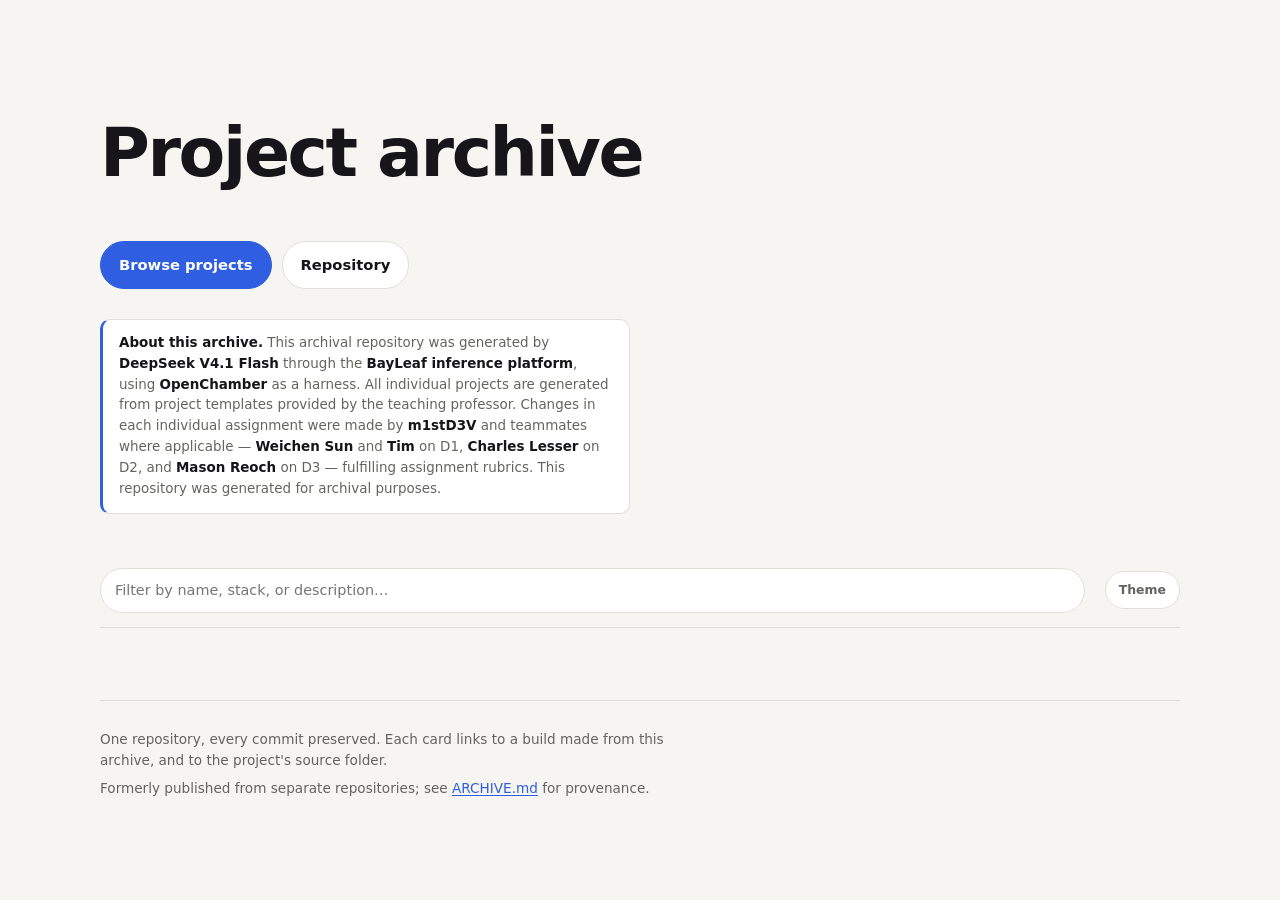
<file: site/index.html>
<!doctype html>
<html lang="en">
  <head>
    <meta charset="utf-8">
    <meta name="viewport" content="width=device-width, initial-scale=1">
    <title><!--TITLE--></title>
    <meta name="description" content="<!--DESCRIPTION-->">
    <link rel="stylesheet" href="styles.css">
    <link rel="icon" href="favicon.svg" type="image/svg+xml">
  </head>
  <body>
    <a class="skip" href="#projects">Skip to projects</a>

    <header class="hero">
      <p class="kicker"><!--COURSE--></p>
      <h1>Project archive</h1>
      <p class="lede"><!--LEDE--></p>
      <div class="hero-meta"><!--META--></div>
      <div class="hero-actions">
        <a class="btn primary" href="#projects">Browse projects</a>
        <a class="btn" href="<!--REPO-->">Repository</a>
      </div>

      <p class="notice">
        <strong>About this archive.</strong> This archival repository was generated by
        <strong>DeepSeek V4.1 Flash</strong> through the <strong>BayLeaf inference platform</strong>,
        using <strong>OpenChamber</strong> as a harness. All individual projects are generated from
        project templates provided by the teaching professor. Changes in each individual assignment
        were made by <strong>m1stD3V</strong> and teammates where applicable — <strong>Weichen Sun</strong>
        and <strong>Tim</strong> on D1, <strong>Charles Lesser</strong> on D2, and <strong>Mason Reoch</strong>
        on D3 — fulfilling assignment rubrics. This repository was generated for archival purposes.
      </p>
    </header>

    <main id="projects">
      <div class="toolbar">
        <label class="search">
          <span class="sr-only">Filter projects</span>
          <input id="q" type="search" aria-label="Filter projects" placeholder="Filter by name, stack, or description…" autocomplete="off">
        </label>
        <div class="chips" id="chips" role="group" aria-label="Filter by stack"></div>
        <button id="theme" class="theme" type="button" aria-label="Toggle colour theme">Theme</button>
      </div>

      <!--SECTIONS-->

      <p id="empty" class="empty" hidden>No projects match that filter.</p>
    </main>

    <footer class="foot">
      <p>
        One repository, every commit preserved. Each card links to a build made from this
        archive, and to the project's source folder.
      </p>
      <p class="muted">Formerly published from separate repositories; see <a href="<!--REPO-->/blob/main/ARCHIVE.md">ARCHIVE.md</a> for provenance.</p>
    </footer>

    <script src="main.js"></script>
  </body>
</html>
</file>
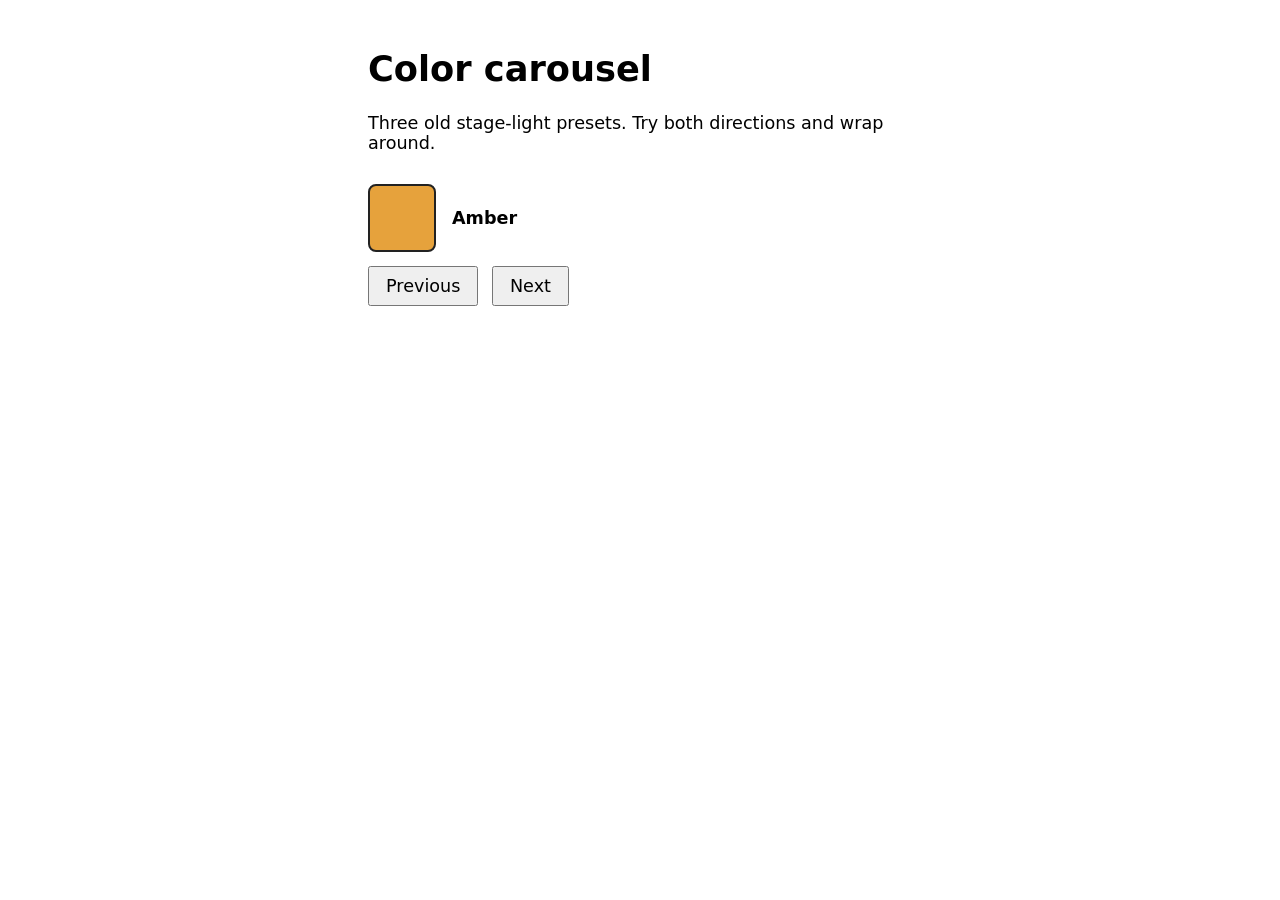
<file: Exercises/E1/a-lighting-controls.html>
<!doctype html>
<html lang="en">
<head>
  <meta charset="utf-8">
  <meta name="viewport" content="width=device-width, initial-scale=1">
  <title>A: Lighting controls</title>
  <style>
    body { font: 1.1rem system-ui, sans-serif; max-width: 34rem; margin: 3rem auto; padding: 0 1rem; }
    .panel { display: flex; align-items: center; gap: 1rem; min-height: 6rem; }
    #swatch { width: 4rem; height: 4rem; border: 2px solid #222; border-radius: .5rem; }
    button { font: inherit; padding: .5rem 1rem; margin-right: .5rem; }
  </style>
</head>
<body>
  <h1>Color carousel</h1>
  <p>Three old stage-light presets. Try both directions and wrap around.</p>
  <div class="panel"><div id="swatch" aria-hidden="true"></div><strong id="label" aria-live="polite"></strong></div>
  <button id="previous" type="button">Previous</button>
  <button id="next" type="button">Next</button>
  <script>
    const Color = [
      { name: "Amber", color: "#e6a23c" },
      { name: "Indigo", color: "#6555aa" },
      { name: "Teal", color: "#248a87" },
    ];
    let currentIdx = 0;
    const label = document.querySelector("#label");
    const swatch = document.querySelector("#swatch");

    function update() {
      let item = Color[currentIdx];
      label.textContent = item.name;
      swatch.style.backgroundColor = item.color;
    }

    document.querySelector("#next").addEventListener("click", () => {
      currentIdx = (currentIdx + 1) % Color.length;
      update();
    });
    document.querySelector("#previous").addEventListener("click", () => {
      currentIdx = (currentIdx - 1 + Color.length) % Color.length;
      update();
    });
    update();
  </script>
</body>
</html>
</file>
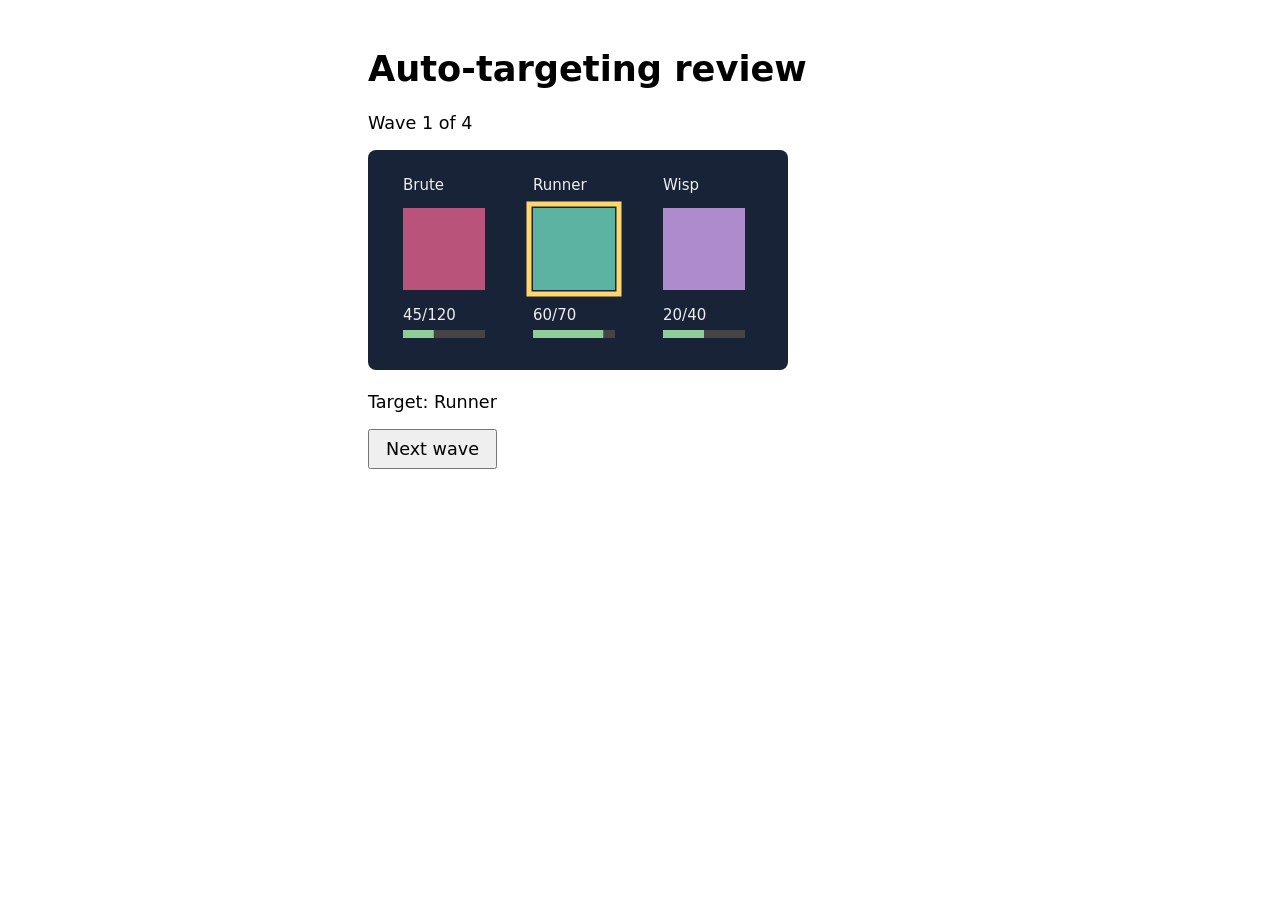
<file: Exercises/E1/b-auto-targeting.html>
<!doctype html>
<html lang="en">
<head>
  <meta charset="utf-8">
  <meta name="viewport" content="width=device-width, initial-scale=1">
  <title>B: Auto-targeting</title>
  <style>
    body { font: 1.1rem system-ui, sans-serif; max-width: 34rem; margin: 3rem auto; padding: 0 1rem; }
    canvas { max-width: 100%; background: #182337; border-radius: .5rem; }
    button { font: inherit; padding: .5rem 1rem; }
  </style>
</head>
<body>
  <h1>Auto-targeting review</h1>
  <p id="wave" aria-live="polite"></p>
  <canvas id="field" width="420" height="220" role="img" aria-label="Enemies with health bars; the current target has a gold outline"></canvas>
  <p id="selection" aria-live="polite"></p>
  <button id="advance" type="button">Next wave</button>
  <script>
    const waves = [
      [
        { name: "Brute", health: 45, maxHealth: 120, color: "#ba5379" },
        { name: "Runner", health: 60, maxHealth: 70, color: "#5db3a1" },
        { name: "Wisp", health: 20, maxHealth: 40, color: "#ae8bcc" },
      ],
      [
        { name: "North", health: 40, maxHealth: 90, color: "#ba5379" },
        { name: "South", health: 40, maxHealth: 55, color: "#5db3a1" },
      ],
      [],
      [
        { name: "Fallen", health: 0, maxHealth: 80, color: "#ae8bcc" },
      ],
    ];
    let waveIndex = 0;
    const canvas = document.querySelector("#field");
    const ctx = canvas.getContext("2d");

    function chooseTarget(enemies) {
      let target = null;
      // Pick the living enemy with the greatest current health.
      for (const enemy of enemies) {
        if (enemy.health <= 0) {
          continue;
        }
        // Keep the later enemy if two targets have equal health
        if (!target || enemy.health >= target.health) {
          target = enemy;
        }
      }
      return target;
    }

    function draw() {
      const enemies = waves[waveIndex];
      const target = chooseTarget(enemies);
      ctx.clearRect(0, 0, canvas.width, canvas.height);
      document.querySelector("#wave").textContent = `Wave ${waveIndex + 1} of ${waves.length}`;
      document.querySelector("#selection").textContent = target ? `Target: ${target.name}` : "Target: none";
      enemies.forEach((enemy, index) => {
        const x = 35 + index * 130;
        ctx.fillStyle = enemy.color;
        ctx.fillRect(x, 58, 82, 82);
        if (enemy === target) {
          ctx.strokeStyle = "#ffd76b";
          ctx.lineWidth = 5;
          ctx.strokeRect(x - 4, 54, 90, 90);
        }
        ctx.fillStyle = "#eee";
        ctx.font = "15px system-ui";
        ctx.fillText(enemy.name, x, 40);
        ctx.fillText(`${enemy.health}/${enemy.maxHealth}`, x, 170);
        ctx.fillStyle = "#444";
        ctx.fillRect(x, 180, 82, 8);
        ctx.fillStyle = "#8fcd98";
        ctx.fillRect(x, 180, 82 * enemy.health / enemy.maxHealth, 8);
      });
    }

    document.querySelector("#advance").addEventListener("click", () => {
      waveIndex = (waveIndex + 1) % waves.length;
      draw();
    });
    draw();
  </script>
</body>
</html>
</file>
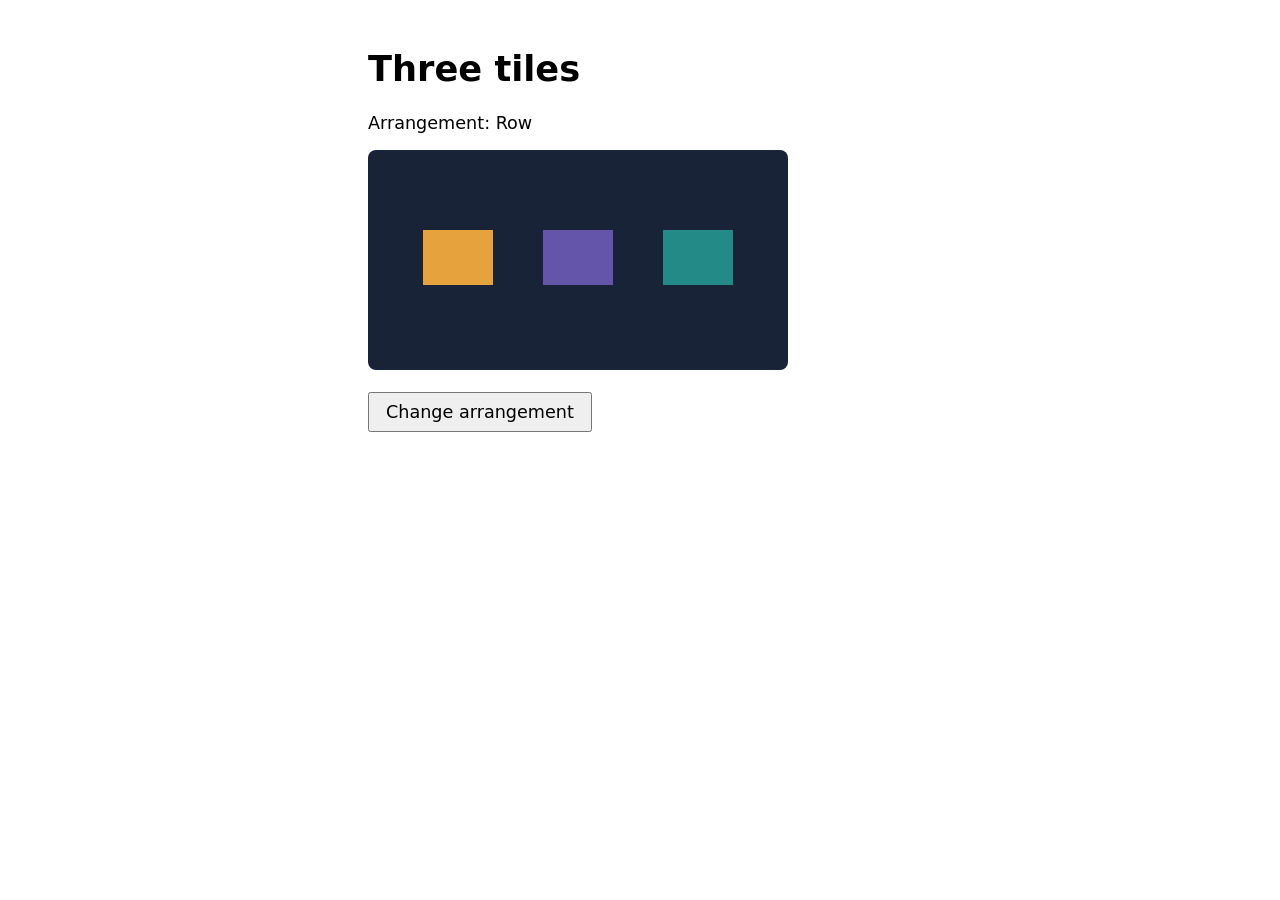
<file: Exercises/E1/c-puzzle-renderer.html>
<!doctype html>
<html lang="en">
<head>
  <meta charset="utf-8">
  <meta name="viewport" content="width=device-width, initial-scale=1">
  <title>C: Puzzle renderer</title>
  <style>
    body { font: 1.1rem system-ui, sans-serif; max-width: 34rem; margin: 3rem auto; padding: 0 1rem; }
    canvas { max-width: 100%; background: #182337; border-radius: .5rem; }
    button { font: inherit; padding: .5rem 1rem; }
  </style>
</head>
<body>
  <h1>Three tiles</h1>
  <p id="arrangement" aria-live="polite"></p>
  <canvas id="board" width="420" height="220" role="img" aria-label="Three colored tiles in one of two arrangements"></canvas>
  <p><button id="change" type="button">Change arrangement</button></p>
  <script>
    const canvas = document.querySelector("#board");
    const ctx = canvas.getContext("2d");
    const layouts = [
      {
        label: "Row",
        tiles: [
          { x: 55, y: 80, color: "#e6a23c" },
          { x: 175, y: 80, color: "#6555aa" },
          { x: 295, y: 80, color: "#248a87" },
        ],
      },
      {
        label: "Stack",
        tiles: [
          { x: 135, y: 55, color: "#248a87" },
          { x: 175, y: 80, color: "#e6a23c" },
          { x: 215, y: 105, color: "#6555aa" },
        ],
      },
    ];
    let layoutIndex = 0;

    function createTile(x, y, color) {
      ctx.fillStyle = color;
      ctx.fillRect(x, y, 70, 55);
    }

    function render() {
      const layout = layouts[layoutIndex];
      ctx.clearRect(0, 0, canvas.width, canvas.height);
      document.querySelector("#arrangement").textContent = `Arrangement: ${layout.label}`;
      layout.tiles.forEach((tile) => {
        createTile(tile.x, tile.y, tile.color);
      });
    }

    document.querySelector("#change").addEventListener("click", () => {
      layoutIndex = (layoutIndex + 1) % layouts.length;
      render();
    });
    render();
  </script>
</body>
</html>
</file>
<file: site/styles.css>
:root {
  color-scheme: light;
  --bg: #f6f5f1;
  --panel: #ffffff;
  --ink: #16161a;
  --muted: #64645f;
  --line: #e2dfd7;
  --accent: #2f5fe0;
  --accent-ink: #ffffff;
  --chip: #eeecE6;
  --shadow: 0 1px 2px rgb(22 22 26 / 6%), 0 10px 30px rgb(22 22 26 / 5%);
  --radius: 16px;
  --max: 1080px;
}

@media (prefers-color-scheme: dark) {
  :root {
    color-scheme: dark;
    --bg: #0e0f12;
    --panel: #16181d;
    --ink: #ececf1;
    --muted: #9a9aa4;
    --line: #282a31;
    --accent: #7ba2ff;
    --accent-ink: #0d1224;
    --chip: #20232a;
    --shadow: 0 1px 2px rgb(0 0 0 / 40%), 0 12px 34px rgb(0 0 0 / 28%);
  }
}

:root[data-theme="light"] {
  color-scheme: light;
  --bg: #f6f5f1;
  --panel: #ffffff;
  --ink: #16161a;
  --muted: #64645f;
  --line: #e2dfd7;
  --accent: #2f5fe0;
  --accent-ink: #ffffff;
  --chip: #eeecE6;
  --shadow: 0 1px 2px rgb(22 22 26 / 6%), 0 10px 30px rgb(22 22 26 / 5%);
}

:root[data-theme="dark"] {
  color-scheme: dark;
  --bg: #0e0f12;
  --panel: #16181d;
  --ink: #ececf1;
  --muted: #9a9aa4;
  --line: #282a31;
  --accent: #7ba2ff;
  --accent-ink: #0d1224;
  --chip: #20232a;
  --shadow: 0 1px 2px rgb(0 0 0 / 40%), 0 12px 34px rgb(0 0 0 / 28%);
}

* {
  box-sizing: border-box;
}

html {
  scroll-behavior: smooth;
}

body {
  margin: 0;
  background: var(--bg);
  color: var(--ink);
  font: 16px/1.6 ui-sans-serif, system-ui, -apple-system, "Segoe UI", Roboto,
    sans-serif;
  -webkit-font-smoothing: antialiased;
}

a {
  color: var(--accent);
  text-decoration-thickness: 1px;
  text-underline-offset: 2px;
}

:focus-visible {
  outline: 2px solid var(--accent);
  outline-offset: 3px;
  border-radius: 6px;
}

.sr-only,
.skip:not(:focus) {
  position: absolute;
  width: 1px;
  height: 1px;
  padding: 0;
  margin: -1px;
  overflow: hidden;
  clip: rect(0 0 0 0);
  white-space: nowrap;
  border: 0;
}

.skip:focus {
  position: fixed;
  top: 12px;
  left: 12px;
  z-index: 10;
  padding: 10px 14px;
  background: var(--panel);
  border-radius: 10px;
  box-shadow: var(--shadow);
}

.hero,
main,
.foot {
  width: min(100% - 40px, var(--max));
  margin-inline: auto;
}

.hero {
  padding: clamp(56px, 9vw, 104px) 0 40px;
}

.kicker {
  margin: 0 0 14px;
  font-size: 0.78rem;
  font-weight: 650;
  letter-spacing: 0.14em;
  text-transform: uppercase;
  color: var(--muted);
}

h1 {
  margin: 0;
  font-size: clamp(2.5rem, 7vw, 4.25rem);
  line-height: 1.02;
  letter-spacing: -0.035em;
  font-weight: 720;
}

.lede {
  max-width: 58ch;
  margin: 22px 0 0;
  font-size: clamp(1.05rem, 2vw, 1.22rem);
  color: var(--muted);
}

.hero-meta {
  display: flex;
  flex-wrap: wrap;
  gap: 8px;
  margin-top: 26px;
}

.stat {
  display: inline-flex;
  align-items: baseline;
  gap: 8px;
  padding: 7px 12px;
  border: 1px solid var(--line);
  border-radius: 999px;
  background: var(--panel);
  font-size: 0.85rem;
  color: var(--muted);
}

.stat b {
  color: var(--ink);
  font-weight: 650;
}

.hero-actions {
  display: flex;
  flex-wrap: wrap;
  gap: 10px;
  margin-top: 28px;
}

.btn {
  display: inline-flex;
  align-items: center;
  gap: 8px;
  padding: 11px 18px;
  border-radius: 999px;
  border: 1px solid var(--line);
  background: var(--panel);
  color: var(--ink);
  font-size: 0.92rem;
  font-weight: 600;
  text-decoration: none;
  transition: transform 120ms ease, border-color 120ms ease;
}

.btn:hover {
  transform: translateY(-1px);
  border-color: var(--muted);
}

.btn.primary {
  background: var(--accent);
  border-color: var(--accent);
  color: var(--accent-ink);
}

.toolbar {
  position: sticky;
  top: 0;
  z-index: 5;
  display: flex;
  align-items: center;
  gap: 10px;
  flex-wrap: wrap;
  padding: 14px 0;
  background: color-mix(in srgb, var(--bg) 88%, transparent);
  backdrop-filter: blur(10px);
  border-bottom: 1px solid var(--line);
}

.search {
  flex: 1 1 260px;
}

.search input {
  width: 100%;
  padding: 10px 14px;
  border: 1px solid var(--line);
  border-radius: 999px;
  background: var(--panel);
  color: var(--ink);
  font: inherit;
  font-size: 0.9rem;
}

.chips {
  display: flex;
  gap: 6px;
  flex-wrap: wrap;
}

.chip {
  padding: 6px 11px;
  border: 1px solid var(--line);
  border-radius: 999px;
  background: transparent;
  color: var(--muted);
  font: inherit;
  font-size: 0.78rem;
  font-weight: 600;
  cursor: pointer;
}

.chip[aria-pressed="true"] {
  background: var(--ink);
  border-color: var(--ink);
  color: var(--bg);
}

.theme {
  padding: 8px 13px;
  border: 1px solid var(--line);
  border-radius: 999px;
  background: var(--panel);
  color: var(--muted);
  font: inherit;
  font-size: 0.78rem;
  font-weight: 600;
  cursor: pointer;
}

.group {
  padding-top: 44px;
}

.group-head {
  display: flex;
  align-items: baseline;
  gap: 12px;
  margin-bottom: 18px;
}

.group-head h2 {
  margin: 0;
  font-size: 1.35rem;
  letter-spacing: -0.02em;
}

.group-head .count {
  color: var(--muted);
  font-size: 0.85rem;
}

.grid {
  display: grid;
  grid-template-columns: repeat(auto-fill, minmax(290px, 1fr));
  gap: 14px;
}

.card {
  display: flex;
  flex-direction: column;
  gap: 10px;
  padding: 18px;
  border: 1px solid var(--line);
  border-radius: var(--radius);
  background: var(--panel);
  transition: border-color 140ms ease, transform 140ms ease, box-shadow 140ms
    ease;
}

.card:hover {
  transform: translateY(-2px);
  border-color: color-mix(in srgb, var(--accent) 45%, var(--line));
  box-shadow: var(--shadow);
}

.card-top {
  display: flex;
  align-items: center;
  justify-content: space-between;
  gap: 10px;
}

.label {
  font-size: 0.72rem;
  font-weight: 700;
  letter-spacing: 0.08em;
  color: var(--accent);
}

.stack {
  min-width: 0;
  text-align: right;
  font-size: 0.72rem;
  color: var(--muted);
  overflow: hidden;
  text-overflow: ellipsis;
  white-space: nowrap;
}

.card h3 {
  margin: 0;
  font-size: 1.16rem;
  line-height: 1.25;
  letter-spacing: -0.015em;
}

.card h3 a {
  color: inherit;
  text-decoration: none;
}

.card h3 a:hover {
  text-decoration: underline;
}

.card p {
  margin: 0;
  color: var(--muted);
  font-size: 0.9rem;
}

.card-foot {
  display: flex;
  align-items: center;
  justify-content: space-between;
  gap: 10px;
  margin-top: auto;
  padding-top: 8px;
  font-size: 0.78rem;
  color: var(--muted);
}

.links {
  display: flex;
  gap: 12px;
}

.links a {
  font-weight: 600;
  font-size: 0.8rem;
  text-decoration: none;
}

.links a:hover {
  text-decoration: underline;
}

.links .src {
  color: var(--muted);
}

.badge {
  display: inline-block;
  padding: 2px 8px;
  border-radius: 999px;
  background: var(--chip);
  font-size: 0.7rem;
  font-weight: 650;
  color: var(--muted);
}

.empty {
  padding: 40px 0;
  color: var(--muted);
}

.foot {
  margin-top: 72px;
  padding: 28px 0 56px;
  border-top: 1px solid var(--line);
  font-size: 0.85rem;
  color: var(--muted);
}

.foot p {
  margin: 0 0 6px;
  max-width: 70ch;
}

.muted {
  color: var(--muted);
}

@media (max-width: 560px) {
  .hero {
    padding-top: 48px;
  }
  .grid {
    grid-template-columns: 1fr;
  }
  .card-foot {
    flex-direction: column;
    align-items: flex-start;
  }
}

[hidden] {
  display: none !important;
}

.notice {
  max-width: 62ch;
  margin: 30px 0 0;
  padding: 13px 16px;
  border: 1px solid var(--line);
  border-left: 3px solid var(--accent);
  border-radius: 10px;
  background: var(--panel);
  color: var(--muted);
  font-size: 0.84rem;
  line-height: 1.55;
}

.notice strong {
  color: var(--ink);
  font-weight: 650;
}
</file>
